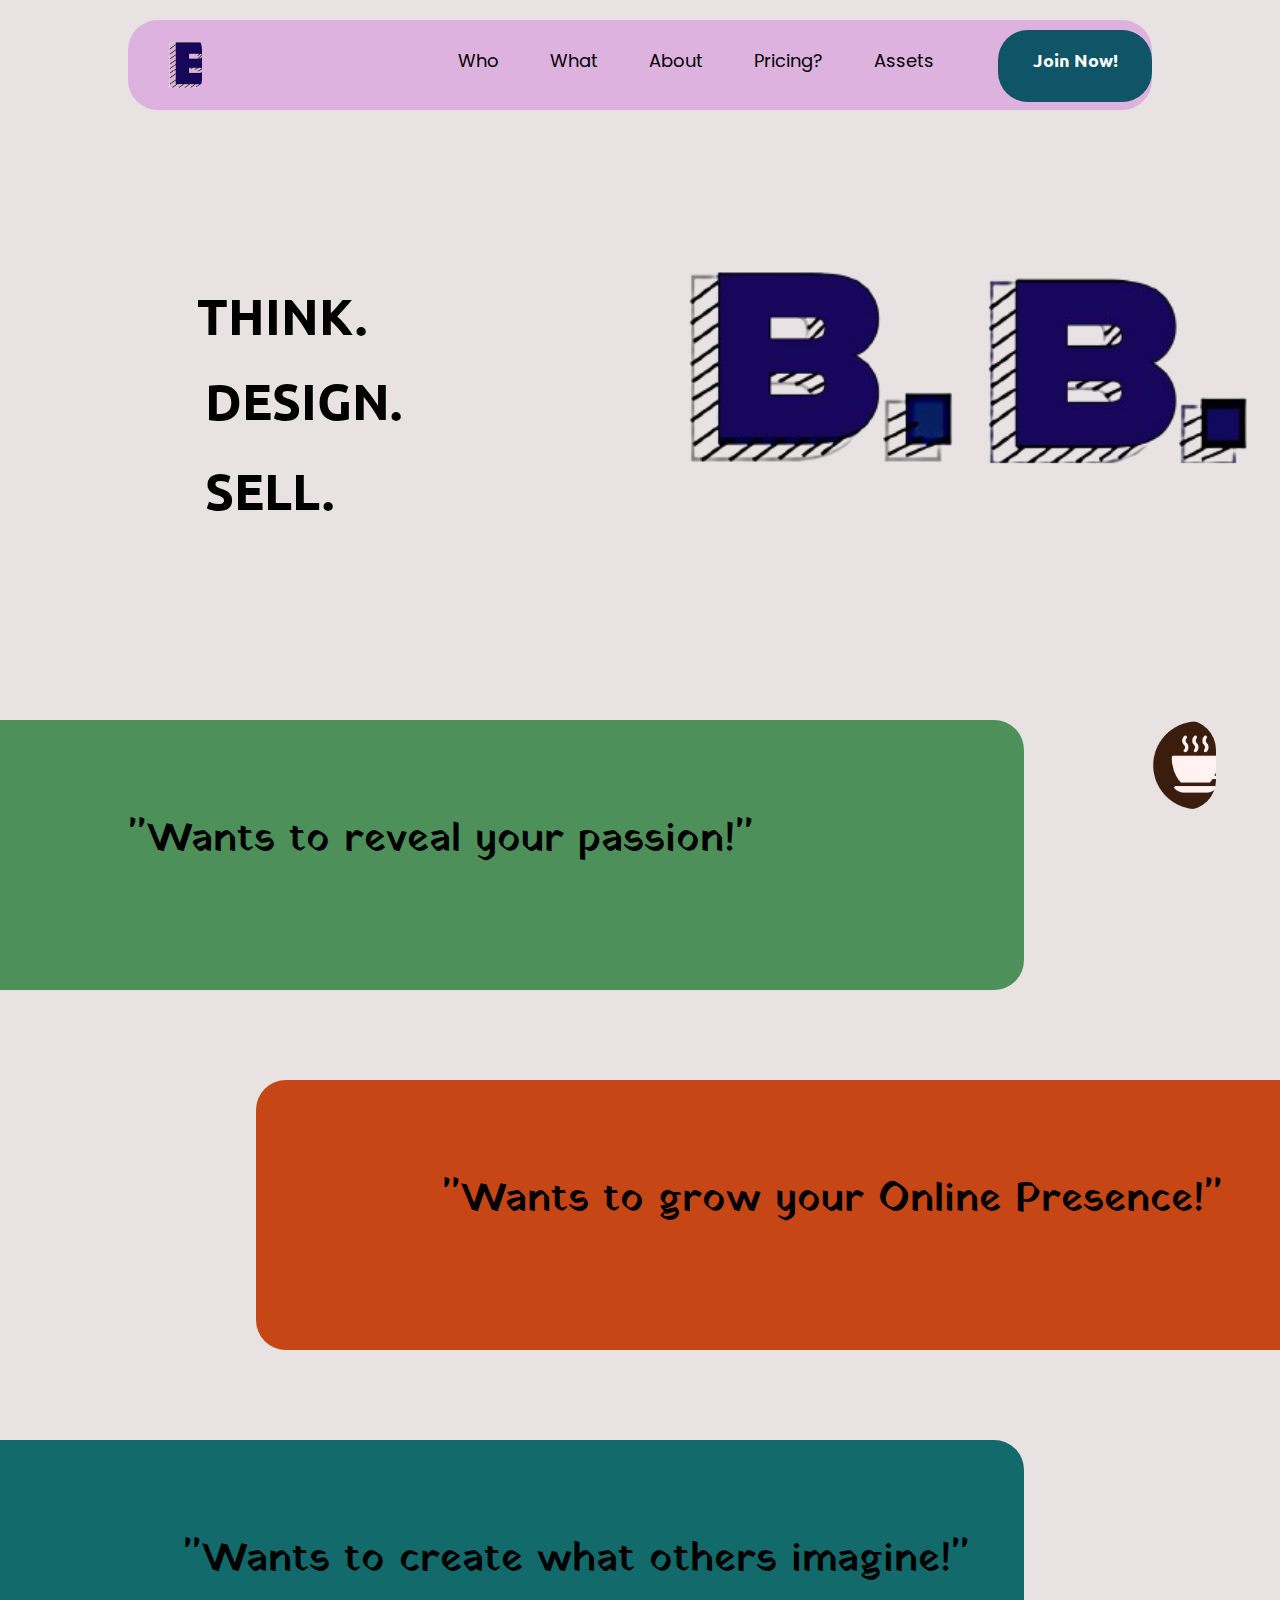
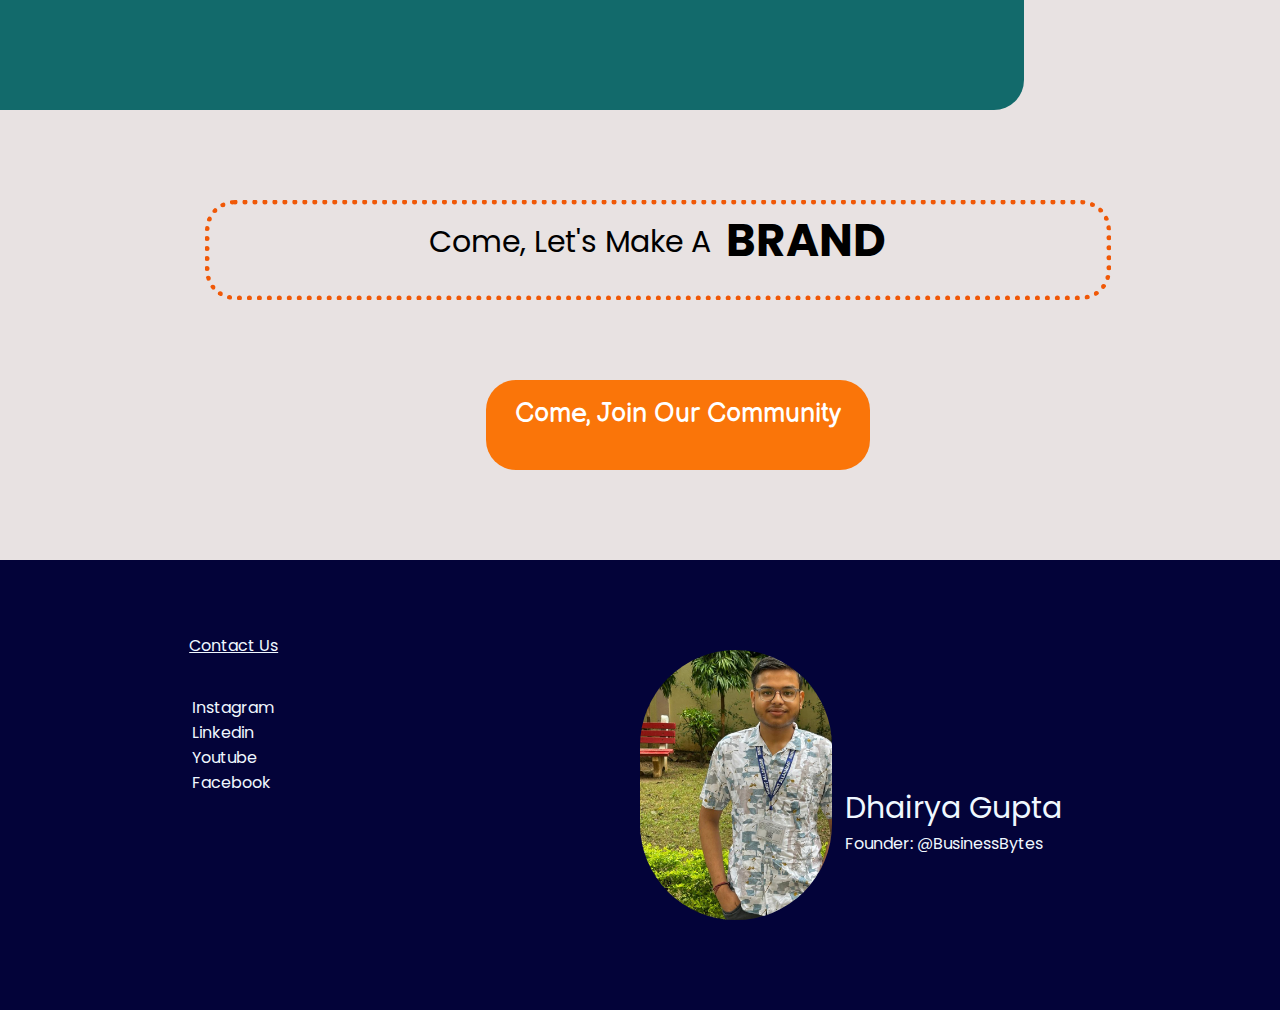
<file: index.html>
<!DOCTYPE html>
<html lang="en">
<head>
    <link rel="icon" href="Untitled (57).png">
    <link rel="preconnect" href="https://fonts.googleapis.com">
<link rel="preconnect" href="https://fonts.gstatic.com" crossorigin>
<link href="https://fonts.googleapis.com/css2?family=Poppins:ital,wght@0,100;0,200;0,300;0,400;0,500;0,600;0,700;0,800;0,900;1,100;1,200;1,300;1,400;1,500;1,600;1,700;1,800;1,900&display=swap" rel="stylesheet">

<link rel="preconnect" href="https://fonts.googleapis.com">
<link rel="preconnect" href="https://fonts.gstatic.com" crossorigin>
<link href="https://fonts.googleapis.com/css2?family=Ubuntu:ital,wght@0,300;0,400;0,500;0,700;1,300;1,400;1,500;1,700&display=swap" rel="stylesheet">
<link rel="preconnect" href="https://fonts.googleapis.com">
<link rel="preconnect" href="https://fonts.gstatic.com" crossorigin>
<link href="https://fonts.googleapis.com/css2?family=Nerko+One&display=swap" rel="stylesheet">
<link rel="preconnect" href="https://fonts.googleapis.com">
<link rel="preconnect" href="https://fonts.gstatic.com" crossorigin>
<link href="https://fonts.googleapis.com/css2?family=Yatra+One&display=swap" rel="stylesheet">
<link rel="preconnect" href="https://fonts.googleapis.com">
<link rel="preconnect" href="https://fonts.gstatic.com" crossorigin>
<link href="https://fonts.googleapis.com/css2?family=Poppins:ital,wght@0,100;0,200;0,300;0,400;0,500;0,600;0,700;0,800;0,900;1,100;1,200;1,300;1,400;1,500;1,600;1,700;1,800;1,900&display=swap" rel="stylesheet">
<link rel="preconnect" href="https://fonts.googleapis.com">
<link rel="preconnect" href="https://fonts.gstatic.com" crossorigin>
<link href="https://fonts.googleapis.com/css2?family=Balsamiq+Sans:ital,wght@0,400;0,700;1,400;1,700&display=swap" rel="stylesheet">

<meta charset="UTF-8">
    <meta name="viewport" content="width=device-width, initial-scale=1.0">
    <title>Dhairya Gupta</title>
    <link rel="stylesheet" href="style.css">

    

</head>
<body>
   
    
    <div class="bg">
        <div class="nav">
            <div class="logo"></div>
            <ul>
                <li><a link href="#">Who</a></li>
                <li><a link href="#">What</a></li>
                <li><a link href="#">About</a></li>
                <li><a link href="#">Pricing?</a></li>
                <li><a link href="#">Assets</a></li>
            </ul>
           <a link href="##"> <div class="join"><p><b>Join Now!</b></p></div></a>
        
        </div>
       <a link href="payment.html"> <div class="pay"></div></a>
        <div class="mini">
            <div class="main">
                 <w1><b>THINK.</b></w1>

                 <w2><b>DESIGN.</b></w2>

                 <w3><b>SELL.</b></w3>

            </div>
            <div class="pic"></div>

        </div>
        <div class="k">
        <div class="line">
            <p>"Wants to reveal your passion!" </p>
        </div>
            <div class="lin2">
            <p>"Wants to grow your Online Presence!"</p>
        </div>
            <div class="lin3">
            <p>"Wants to create what others imagine!"</p>
        </div>
         </div> 

         <div class="gol">
            <p>Come, Let's Make A</p> <p2> <b> BRAND</b></p2>
         </div>

         <a  href="#"><div class="bgg"><p>Come, Join Our Community</p></div></a>

    
       
    </div>
    <footer>
        <p> Contact Us  </p>
      <div class="cont">
        <a link href="https://www.instagram.com/busbytes_official?igsh=MWFzdjdpdzl5Y3pqYQ==">Instagram</a>
       <br> 
        <a link href="https://www.linkedin.com/in/dhairya-gupta-687178229?utm_source=share&utm_campaign=share_via&utm_content=profile&utm_medium=android_app">Linkedin</a>
       <br> 
        <a link href="https://youtube.com/@businessbytes-w9j?si=Vf6KCjIkIWDZ2O3b">Youtube</a>
        <br>
        <a link href="#">Facebook</a>
     </div>

     <div class="ceo"></div>
     <div class="found">
        <name>Dhairya Gupta</name>
        <br>
        Founder:
        
        @BusinessBytes

     </div>

      
    </footer>
</body>
</html>
</file>
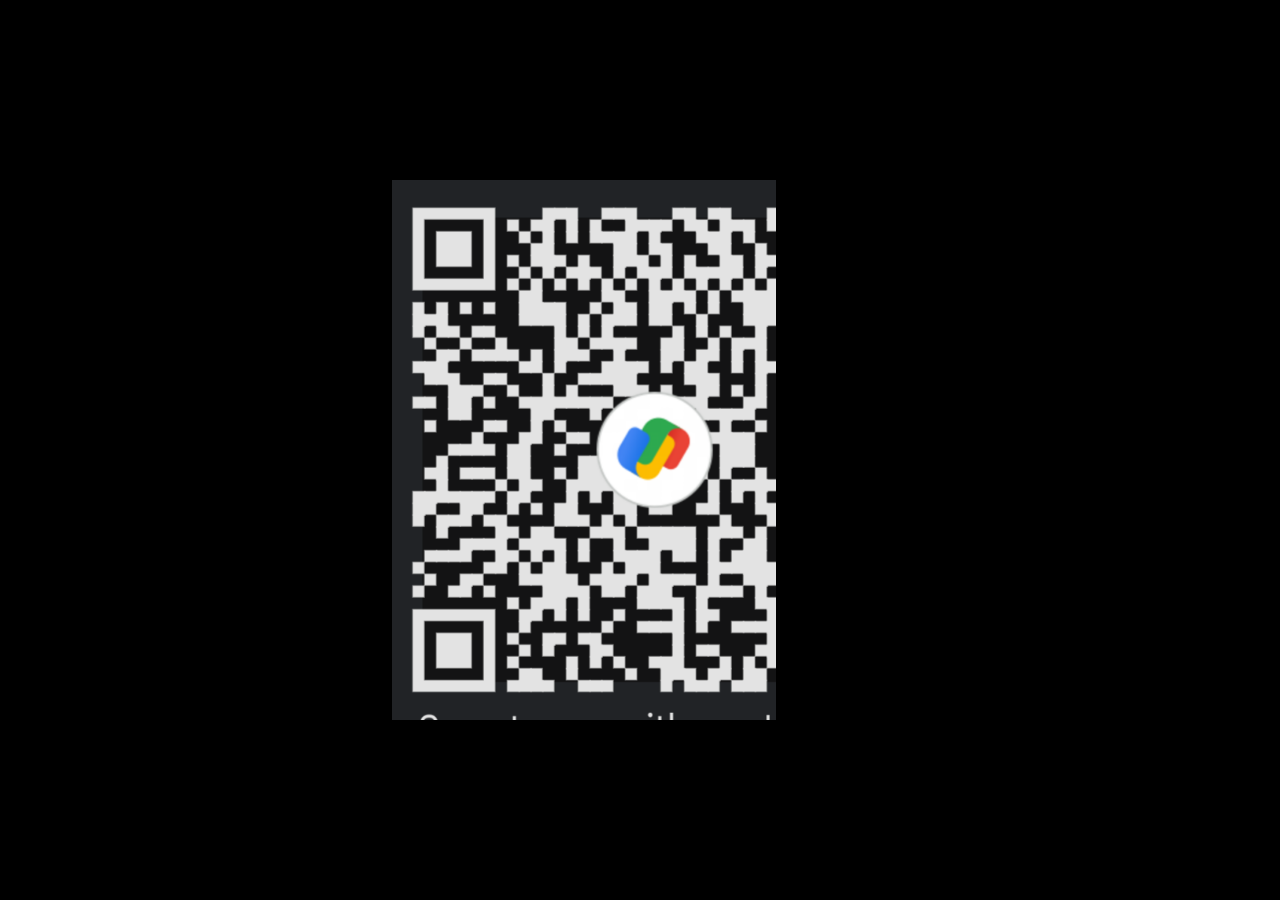
<file: payment.html>
<!DOCTYPE html>
<html lang="en">
<head>
    <meta charset="UTF-8">
    <meta name="viewport" content="width=device-width, initial-scale=1.0">
    <title>Document</title>
</head>
<style>
    body{
        background-color: black;

    }
    .qr{
        height: 60vh;
        width: 30vw;
        background-image: url("Screenshot_20240902-192713.png");
        background-size: cover;
        margin-top: 20vh;
        margin-left: 30vw;

    .m p{
            color: white ;
            font-weight: 500px;
            
        }
    }
</style>
<body>
    <div class="qr"></div>
    <div class="m"><p> SCAN ME TO DONATE US!</p>
    </div>
    
</body>
</html>
</file>
<file: style.css>
*{
    margin: 0;
    padding: 0;
}

body{
    background-color: rgb(232, 226, 226);
}
img1{
    filter: blur(3px);

}

bg image{
    filter: blur(3px);
}
.bg{
    /*background-image: url("bg\ img.jpg");*/
    background-color: rgb(232, 226, 226);
    height: 240vh;
    width: 100vw;
    /*position: absolute*/;
    margin-top: 0;
}
.bg .nav{
    width: 80vw;
    background-color: rgb(222, 178, 222);
    height: 10vh;
    position: sticky;
    top: 10px;
    z-index: 1;

    /*padding: 5px;*/
    border-radius: 30px;
    margin: 10px 10vw 10px 10vw;
    position: fixed;
    opacity: 1;
    display: flex;
    
}
.bg .nav .logo{
height: 8vh;
width: 4vw;
background-image: url("Untitled__57_-removebg-preview.png");
background-size: cover;
padding: .1vw;
padding-top: .58vh;
margin-top: .6vh;
margin-left: 1.8vw;
filter: contrast(8px) brightness(50px);
border-radius: 40px;
}
ul{
    list-style: none;
    display: flex;
    margin-left: 16vw;
    margin-top: 3vh;
    font-size: large;


}

ul li a{
    text-decoration: none;
    padding-left: 1vw;
    color: black;
    /*font-size: 18px;*/
    margin-left: 3vw;
    font-family: Poppins;


}
.bg .nav a{
    text-decoration: none;
}
.bg .nav .join{
    height: 8vh;
    width: 12vw;
    background-color: rgb(16, 84, 104);
    color: white;
    display: flex;
    justify-content: center;
    padding: 0;
    border-radius: 30px;
    margin-left: 5vw;
    margin-top: 1.1vh;
    
}

.bg .nav .join p{
    font-family: Ubuntu;
    font-weight: 100px;
    margin-top: 2vh;
    font-size: large;
}

.pay{
    height: 10vh;
    width: 5vw;
    margin-top: 80vh;
    margin-left: 90vw;
    position: fixed;
    background-image: url("coffee.png");
    background-size: cover;
    z-index: 10;
    border-radius: 30px;
    /*box-shadow: 4px 4px 4px 4px black;*/

    
}
.mini .pic{
    height:45vh;
    width: 55vw;
    background-image: url("Untitled__55_-removebg-preview.png");
    filter: contrast(50px);
    text-shadow: 50px 5px 5px black;
    background-position: center;
    background-size: cover;
    margin-left: 48vw;
    position: absolute;
    margin-top: 12vh;
    /*margin-right: 30vh;*/
    display: flex;
  padding: 20px 20px 20px 20px;

}
.main{
    text-decoration: ;
    font-size: larger ;
    margin-top: 1vh;
    position: absolute;
}

.main w1{
    color: black;
    font-family: Ubuntu, sans-serif;
    margin-top: 30vh;
    margin-left: 15vw;
    position: absolute;
    padding: 5px;
    font-size: 50px;

}
.main w2{
    color: black;
    font-family: Ubuntu, sans-serif;
    margin-top: 40vh;
    margin-left: 16vw;
    position: absolute;
    font-size: 50px;


}
.main w3{
    color: black;
    font-family: Ubuntu, sans-serif;
    margin-top: 50vh;
    margin-left: 16vw;
    position: absolute;
    font-size: 50px;
}
.line{
    font-family: Yatra One, sens-serif;
    margin-top: 80vh;
    position: absolute;
    margin-right: 20vw;
    font-size: 40px;
    font-weight: 80px;
    height: 30vh;
    width: 80vw;
    display: flex;
    border-top-right-radius: 30px;
    border-bottom-right-radius: 30px;
   
    background-color: rgb(77, 144, 90);
}

.lin2{
    font-family: Yatra One, sens-serif;
    margin-top: 120vh;
    position: absolute;
    margin-left: 20vw;
    font-size: 40px;
    font-weight: 80px;
    height: 30vh;
    width: 80vw;
    display: flex;
    justify-content: center;
    border-top-left-radius: 30px;
    border-bottom-left-radius: 30px;
   
    background-color: rgb(198, 71, 21);
}

.lin3{
    font-family: Yatra One, sens-serif;
    margin-top: 160vh;
    position: absolute;
    margin-right: 20vw;
    font-size: 40px;
    font-weight: 80px;
    height: 30vh;
    width: 80vw;
    border-top-right-radius: 30px;
    border-bottom-right-radius: 30px;
    
background-color: rgb(18, 106, 107);
}

.k p{
    display: flex;
    justify-content: center;
    margin-top: 10vh;

}
.k p:first-child{
    margin-left: 10vw;
}

.gol{
    height: 10vh;
    width: 70vw;
   ;
    position: absolute;
    margin-top: 200vh;
    margin-left: 16vw;
    border-radius: 30px;
    border: 5px dotted rgb(240, 88, 7);
    display: flex;
    justify-content: center;
    font-size: 50px;
    
}
.gol p{
    font-size: 30px;
    margin-top: 1.5vh;
    font-family: poppins, sens-serif;
}

.gol p2{
    padding-bottom:60px;
    padding-left: 15px;
    font-size: 45px;
    font-family: poppins;
    margin-top: .2vh;
    margin-bottom: 1px;
   
}

.bgg{
    height: 10vh;
    width:30vw;
    background-color: rgb(250, 117, 9);
    position: absolute;
    border-radius: 30px;
    margin-top: 220vh;
    margin-left: 38vw;
    font-family: poppins;
    color: white;
    font-size: 25px;
    display: flex;
    justify-content: center;

    
    font-weight: 500;
    }

    .bgg p{
        margin-top: 2vh;
        font-family: Balsamiq Sans;
        font-size: 27px;
    }

    .bgg:hover{
       margin-top: 217vh;
        font-size: 30px;
        
    }

footer{
    height: 50vh;
    width: 100vw;
    background-color: rgb(3, 3, 57);
    font-family: poppins;
    color: aliceblue;
     ;
    
    
}
footer p{
     position: absolute;   
    padding: 10px;
    margin-left: 14vw;
    margin-top: 7vh;
    text-decoration: underline;
}

footer .cont{
    margin-left: 14.6vw;
    position: absolute;
    margin-top: 15vh;

}
footer .cont a{
    text-decoration: none;
    color: aliceblue;
    padding: 5px;
}

footer .ceo{
    height: 30vh;
    width: 15vw;
    position: absolute;
    margin-left: 50vw;
    margin-top: 10vh;
    background-image: url("pro.jpg");
    background-size: cover;
    border-radius: 110px;
}
footer .found{
    margin-left: 66vw;
    position: absolute;
    margin-top: 25vh;

}

footer .found name{
    font-size: 30px;
    font-family: poppins;
    font-weight: 40px;

}
</file>
